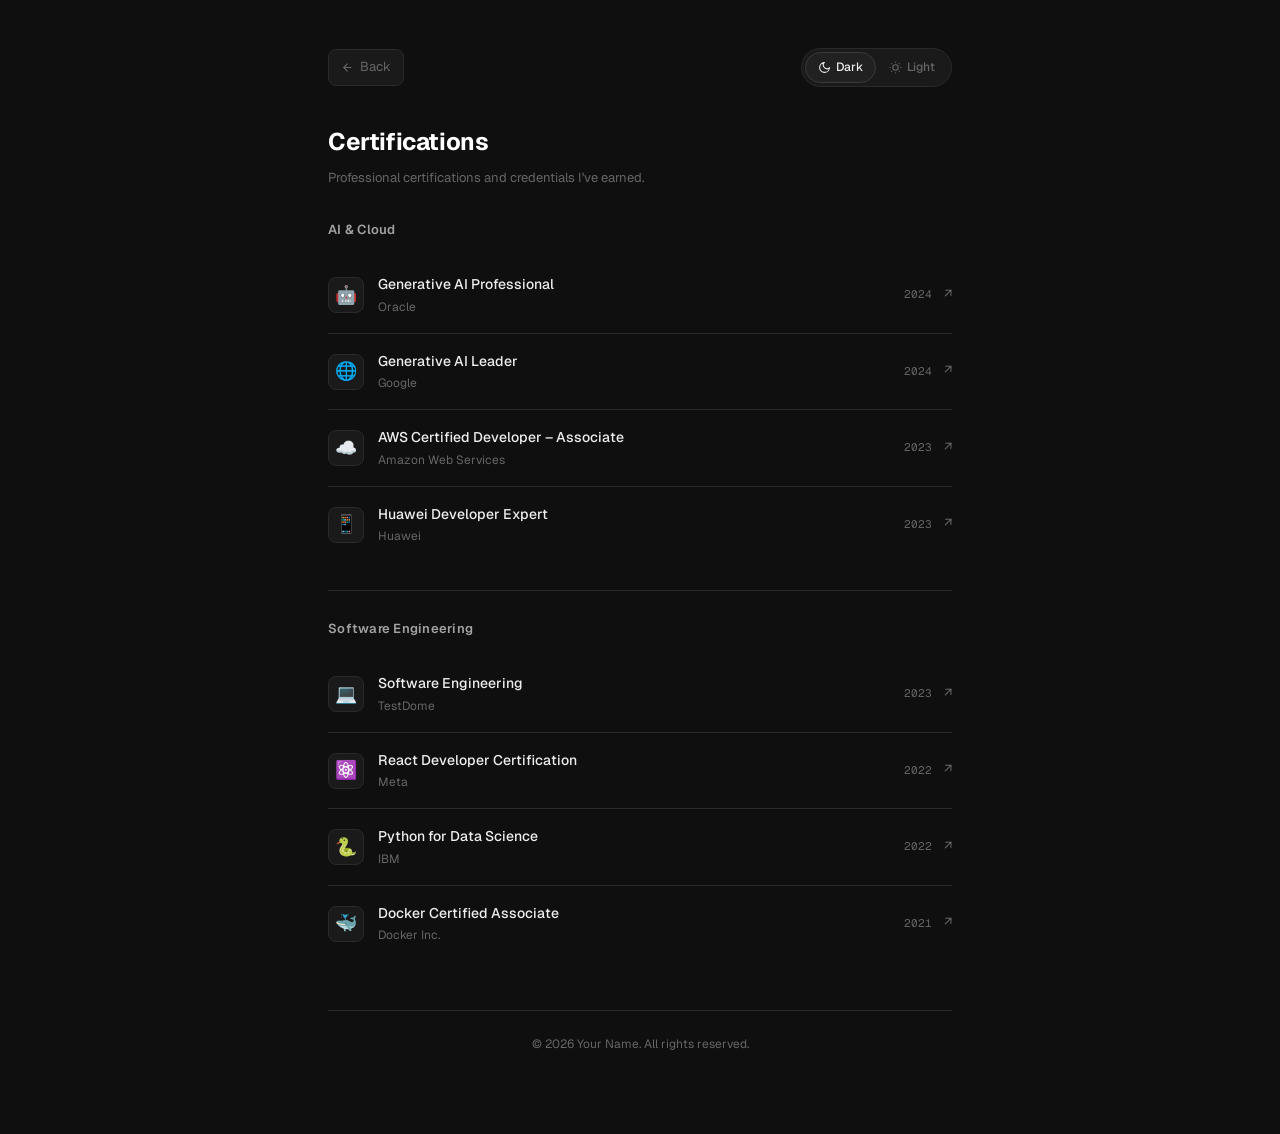
<file: certifications.html>
<!DOCTYPE html>
<html lang="en" data-theme="dark">
<head>
<meta charset="UTF-8"/>
<meta name="viewport" content="width=device-width, initial-scale=1.0"/>
<title>Certifications — Your Name</title>
<link rel="preconnect" href="https://fonts.googleapis.com">
<link href="https://fonts.googleapis.com/css2?family=Geist:wght@300;400;500;600;700&family=Geist+Mono:wght@300;400;500&display=swap" rel="stylesheet">
<style>
*,*::before,*::after{box-sizing:border-box;margin:0;padding:0}
html{scroll-behavior:smooth}
[data-theme="dark"]{--bg:#0f0f0f;--bg-card:#1a1a1a;--bg-hover:#212121;--border:#2a2a2a;--border-hl:#3a3a3a;--text:#ededed;--text-2:#a1a1a1;--text-3:#666;--white:#ffffff}
[data-theme="light"]{--bg:#f5f5f5;--bg-card:#ffffff;--bg-hover:#f0f0f0;--border:#e0e0e0;--border-hl:#c8c8c8;--text:#111111;--text-2:#555555;--text-3:#999999;--white:#111111}
body{background:var(--bg);color:var(--text);font-family:'Geist',-apple-system,BlinkMacSystemFont,sans-serif;font-size:14px;line-height:1.6;-webkit-font-smoothing:antialiased;transition:background .3s,color .3s}
a{color:inherit;text-decoration:none}
.page{max-width:672px;margin:0 auto;padding:48px 24px 80px}

.topbar{display:flex;justify-content:space-between;align-items:center;margin-bottom:36px}
.back-btn{display:inline-flex;align-items:center;gap:6px;font-size:13px;color:var(--text-3);background:var(--bg-card);border:1px solid var(--border);border-radius:8px;padding:7px 12px;transition:background .15s,border-color .15s,color .15s}
.back-btn:hover{background:var(--bg-hover);border-color:var(--border-hl);color:var(--text)}
.back-btn svg{width:13px;height:13px}
.theme-pill{display:flex;align-items:center;background:var(--bg-card);border:1px solid var(--border);border-radius:100px;padding:3px;cursor:pointer;user-select:none}
.theme-pill:hover{border-color:var(--border-hl)}
.pill-opt{display:flex;align-items:center;gap:5px;padding:5px 12px;border-radius:100px;font-size:12px;font-weight:500;color:var(--text-3);white-space:nowrap}
.pill-opt svg{width:13px;height:13px;flex-shrink:0}
[data-theme="dark"]  .pill-dark {background:var(--bg-hover);color:var(--text);border:1px solid var(--border-hl)}
[data-theme="dark"]  .pill-light{background:transparent;color:var(--text-3);border:1px solid transparent}
[data-theme="light"] .pill-light{background:var(--bg-hover);color:var(--text);border:1px solid var(--border-hl)}
[data-theme="light"] .pill-dark {background:transparent;color:var(--text-3);border:1px solid transparent}

.page-title{font-size:24px;font-weight:700;color:var(--white);letter-spacing:-0.4px;margin-bottom:6px}
.page-sub{font-size:13px;color:var(--text-3);margin-bottom:32px}
.hr{height:1px;background:var(--border);margin:28px 0}

.sec-title{font-size:13px;font-weight:600;color:var(--text-2);margin-bottom:16px;letter-spacing:.02em}

/* cert list */
.cert-list{display:flex;flex-direction:column;gap:0}
.cert-item{display:flex;align-items:center;justify-content:space-between;gap:16px;padding:16px 0;border-bottom:1px solid var(--border);text-decoration:none;transition:opacity .15s}
.cert-item:last-child{border-bottom:none}
.cert-item:hover{opacity:.75}
.cert-left{display:flex;align-items:center;gap:14px}
.cert-logo{width:36px;height:36px;border-radius:8px;background:var(--bg-card);border:1px solid var(--border);display:flex;align-items:center;justify-content:center;font-size:18px;flex-shrink:0}
.cert-name{font-size:14px;font-weight:500;color:var(--text);margin-bottom:2px}
.cert-org{font-size:12px;color:var(--text-3)}
.cert-right{display:flex;align-items:center;gap:12px;flex-shrink:0}
.cert-year{font-family:'Geist Mono',monospace;font-size:11px;color:var(--text-3)}
.cert-arr{font-size:13px;color:var(--text-3)}

.footer{margin-top:48px;padding-top:24px;border-top:1px solid var(--border);font-size:12px;color:var(--text-3);text-align:center}
</style>
</head>
<body>
<div class="page">

  <div class="topbar">
    <a href="javascript:history.back()" class="back-btn">
      <svg viewBox="0 0 24 24" fill="none" stroke="currentColor" stroke-width="2"><path d="M19 12H5M12 5l-7 7 7 7"/></svg>
      Back
    </a>
    <div class="theme-pill" onclick="switchTheme()">
      <div class="pill-opt pill-dark">
        <svg viewBox="0 0 24 24" fill="none" stroke="currentColor" stroke-width="2"><path d="M21 12.79A9 9 0 1 1 11.21 3a7 7 0 0 0 9.79 9.79z"/></svg>
        Dark
      </div>
      <div class="pill-opt pill-light">
        <svg viewBox="0 0 24 24" fill="none" stroke="currentColor" stroke-width="2"><circle cx="12" cy="12" r="5"/><line x1="12" y1="1" x2="12" y2="3"/><line x1="12" y1="21" x2="12" y2="23"/><line x1="4.22" y1="4.22" x2="5.64" y2="5.64"/><line x1="18.36" y1="18.36" x2="19.78" y2="19.78"/><line x1="1" y1="12" x2="3" y2="12"/><line x1="21" y1="12" x2="23" y2="12"/><line x1="4.22" y1="19.78" x2="5.64" y2="18.36"/><line x1="18.36" y1="5.64" x2="19.78" y2="4.22"/></svg>
        Light
      </div>
    </div>
  </div>

  <div class="page-title">Certifications</div>
  <div class="page-sub">Professional certifications and credentials I've earned.</div>

  <!-- AI & CLOUD -->
  <div class="sec-title">AI &amp; Cloud</div>
  <div class="cert-list">
    <a href="#" class="cert-item">
      <div class="cert-left">
        <div class="cert-logo">🤖</div>
        <div><div class="cert-name">Generative AI Professional</div><div class="cert-org">Oracle</div></div>
      </div>
      <div class="cert-right"><span class="cert-year">2024</span><span class="cert-arr">↗</span></div>
    </a>
    <a href="#" class="cert-item">
      <div class="cert-left">
        <div class="cert-logo">🌐</div>
        <div><div class="cert-name">Generative AI Leader</div><div class="cert-org">Google</div></div>
      </div>
      <div class="cert-right"><span class="cert-year">2024</span><span class="cert-arr">↗</span></div>
    </a>
    <a href="#" class="cert-item">
      <div class="cert-left">
        <div class="cert-logo">☁️</div>
        <div><div class="cert-name">AWS Certified Developer – Associate</div><div class="cert-org">Amazon Web Services</div></div>
      </div>
      <div class="cert-right"><span class="cert-year">2023</span><span class="cert-arr">↗</span></div>
    </a>
    <a href="#" class="cert-item">
      <div class="cert-left">
        <div class="cert-logo">📱</div>
        <div><div class="cert-name">Huawei Developer Expert</div><div class="cert-org">Huawei</div></div>
      </div>
      <div class="cert-right"><span class="cert-year">2023</span><span class="cert-arr">↗</span></div>
    </a>
  </div>

  <div class="hr"></div>

  <!-- SOFTWARE ENGINEERING -->
  <div class="sec-title">Software Engineering</div>
  <div class="cert-list">
    <a href="#" class="cert-item">
      <div class="cert-left">
        <div class="cert-logo">💻</div>
        <div><div class="cert-name">Software Engineering</div><div class="cert-org">TestDome</div></div>
      </div>
      <div class="cert-right"><span class="cert-year">2023</span><span class="cert-arr">↗</span></div>
    </a>
    <a href="#" class="cert-item">
      <div class="cert-left">
        <div class="cert-logo">⚛️</div>
        <div><div class="cert-name">React Developer Certification</div><div class="cert-org">Meta</div></div>
      </div>
      <div class="cert-right"><span class="cert-year">2022</span><span class="cert-arr">↗</span></div>
    </a>
    <a href="#" class="cert-item">
      <div class="cert-left">
        <div class="cert-logo">🐍</div>
        <div><div class="cert-name">Python for Data Science</div><div class="cert-org">IBM</div></div>
      </div>
      <div class="cert-right"><span class="cert-year">2022</span><span class="cert-arr">↗</span></div>
    </a>
    <a href="#" class="cert-item">
      <div class="cert-left">
        <div class="cert-logo">🐳</div>
        <div><div class="cert-name">Docker Certified Associate</div><div class="cert-org">Docker Inc.</div></div>
      </div>
      <div class="cert-right"><span class="cert-year">2021</span><span class="cert-arr">↗</span></div>
    </a>
  </div>

  <div class="footer">© 2026 Your Name. All rights reserved.</div>
</div>
<script>
  const html = document.documentElement;
  const saved = localStorage.getItem('theme') || 'dark';
  html.setAttribute('data-theme', saved);
  function switchTheme() {
    const next = html.getAttribute('data-theme') === 'dark' ? 'light' : 'dark';
    html.setAttribute('data-theme', next);
    localStorage.setItem('theme', next);
  }
  window.switchTheme = switchTheme;
</script>
</body>
</html>
</file>
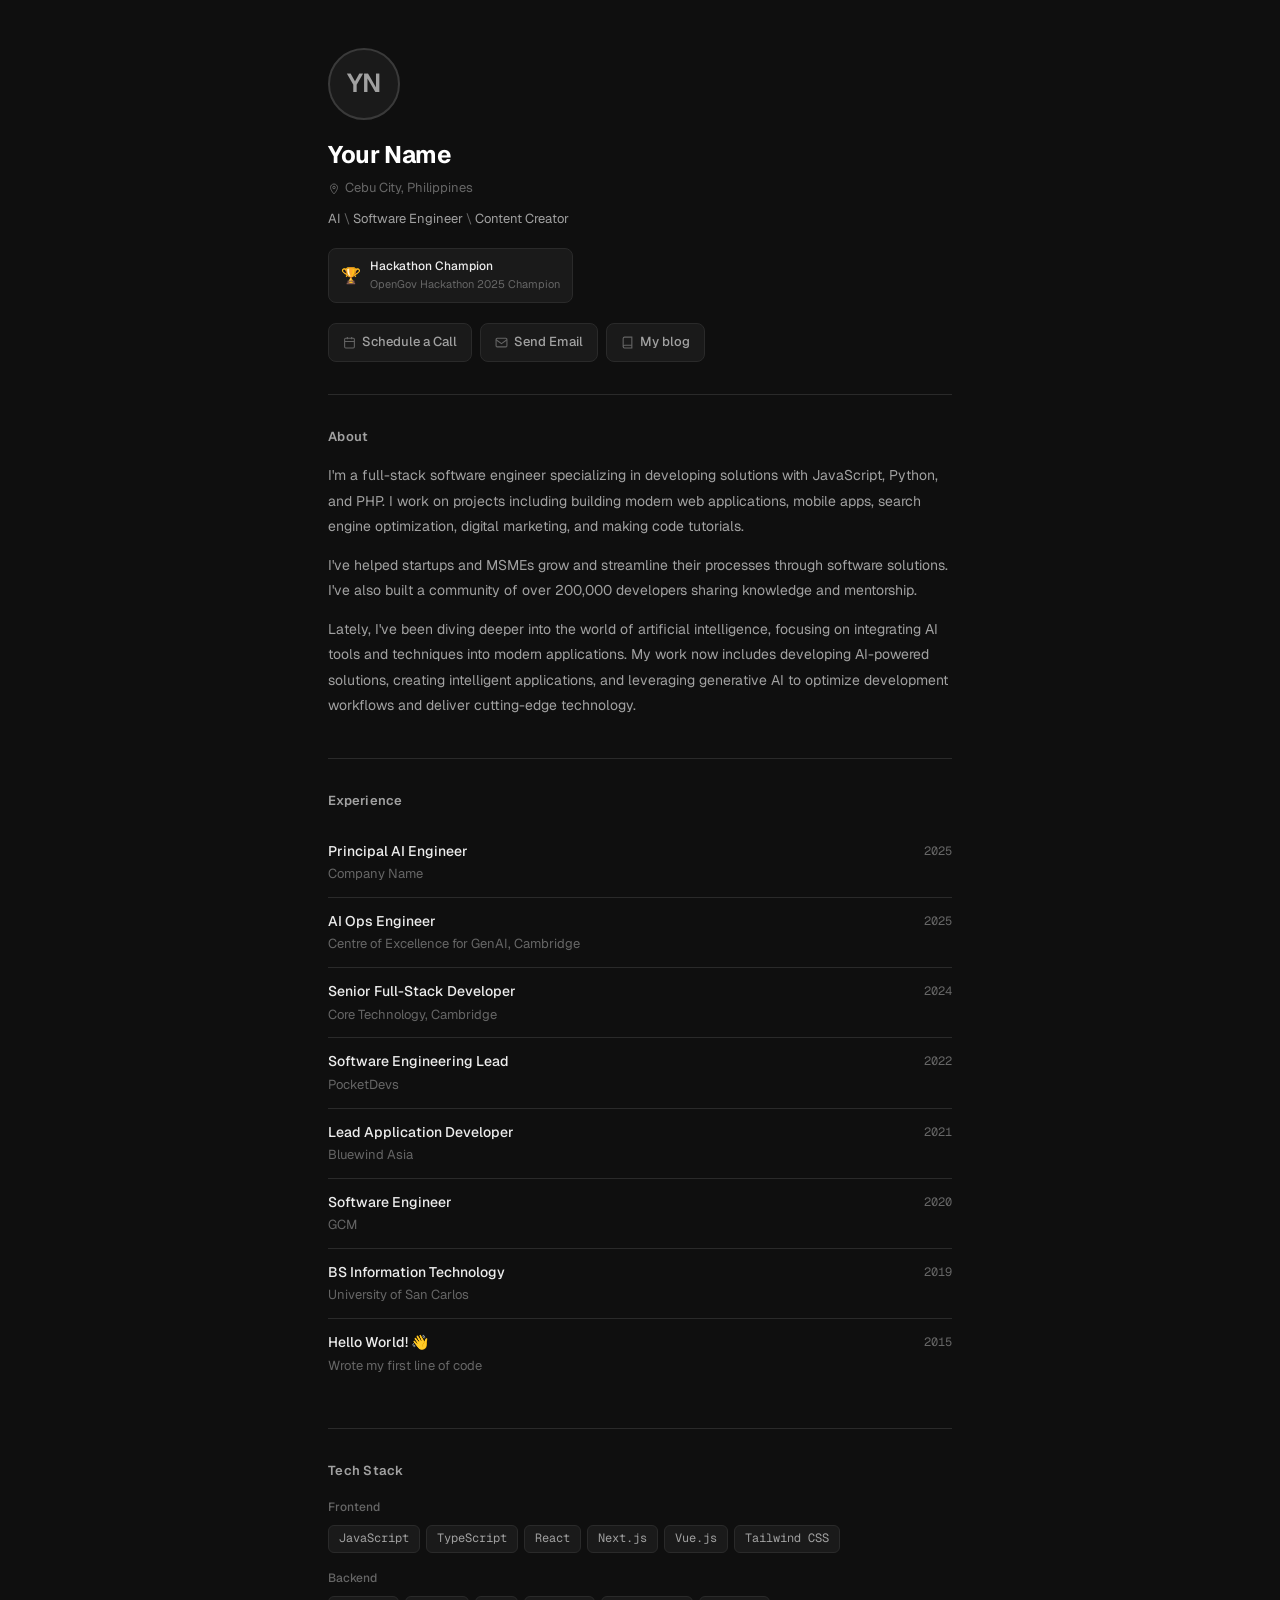
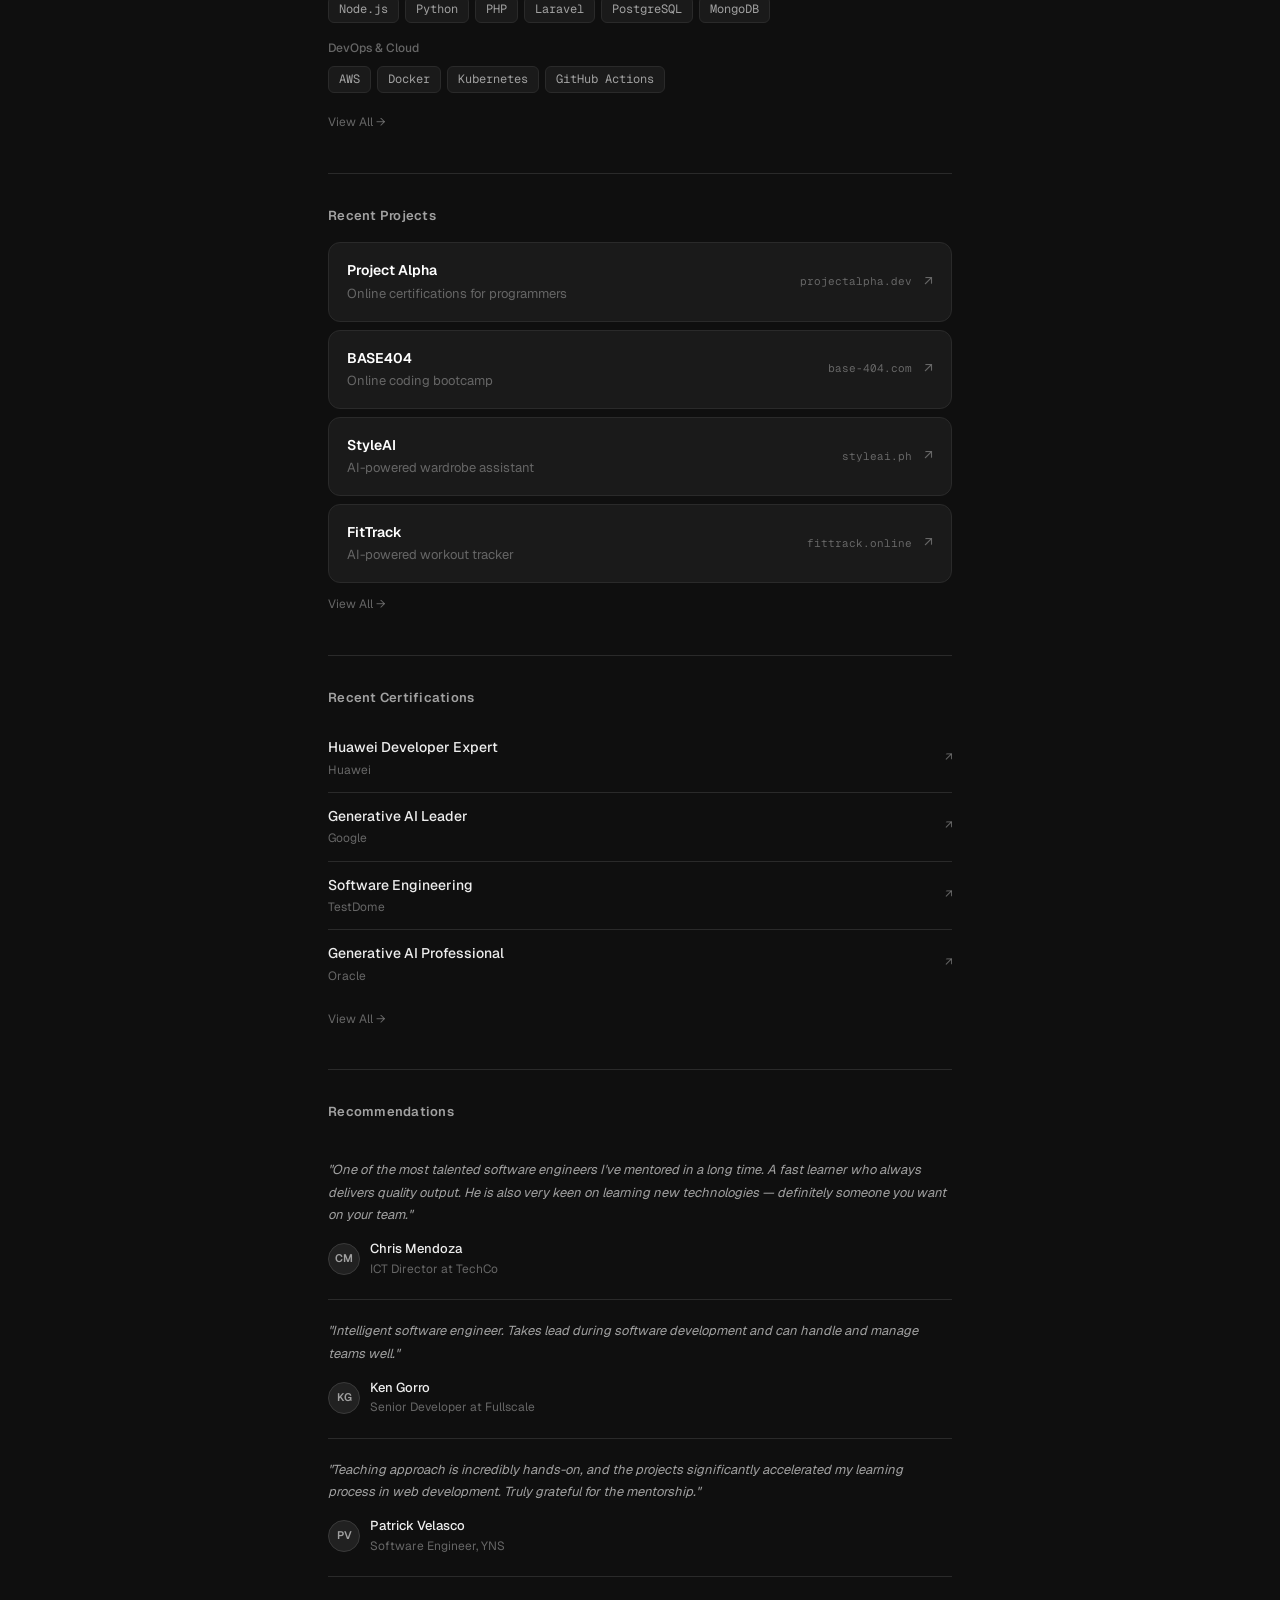
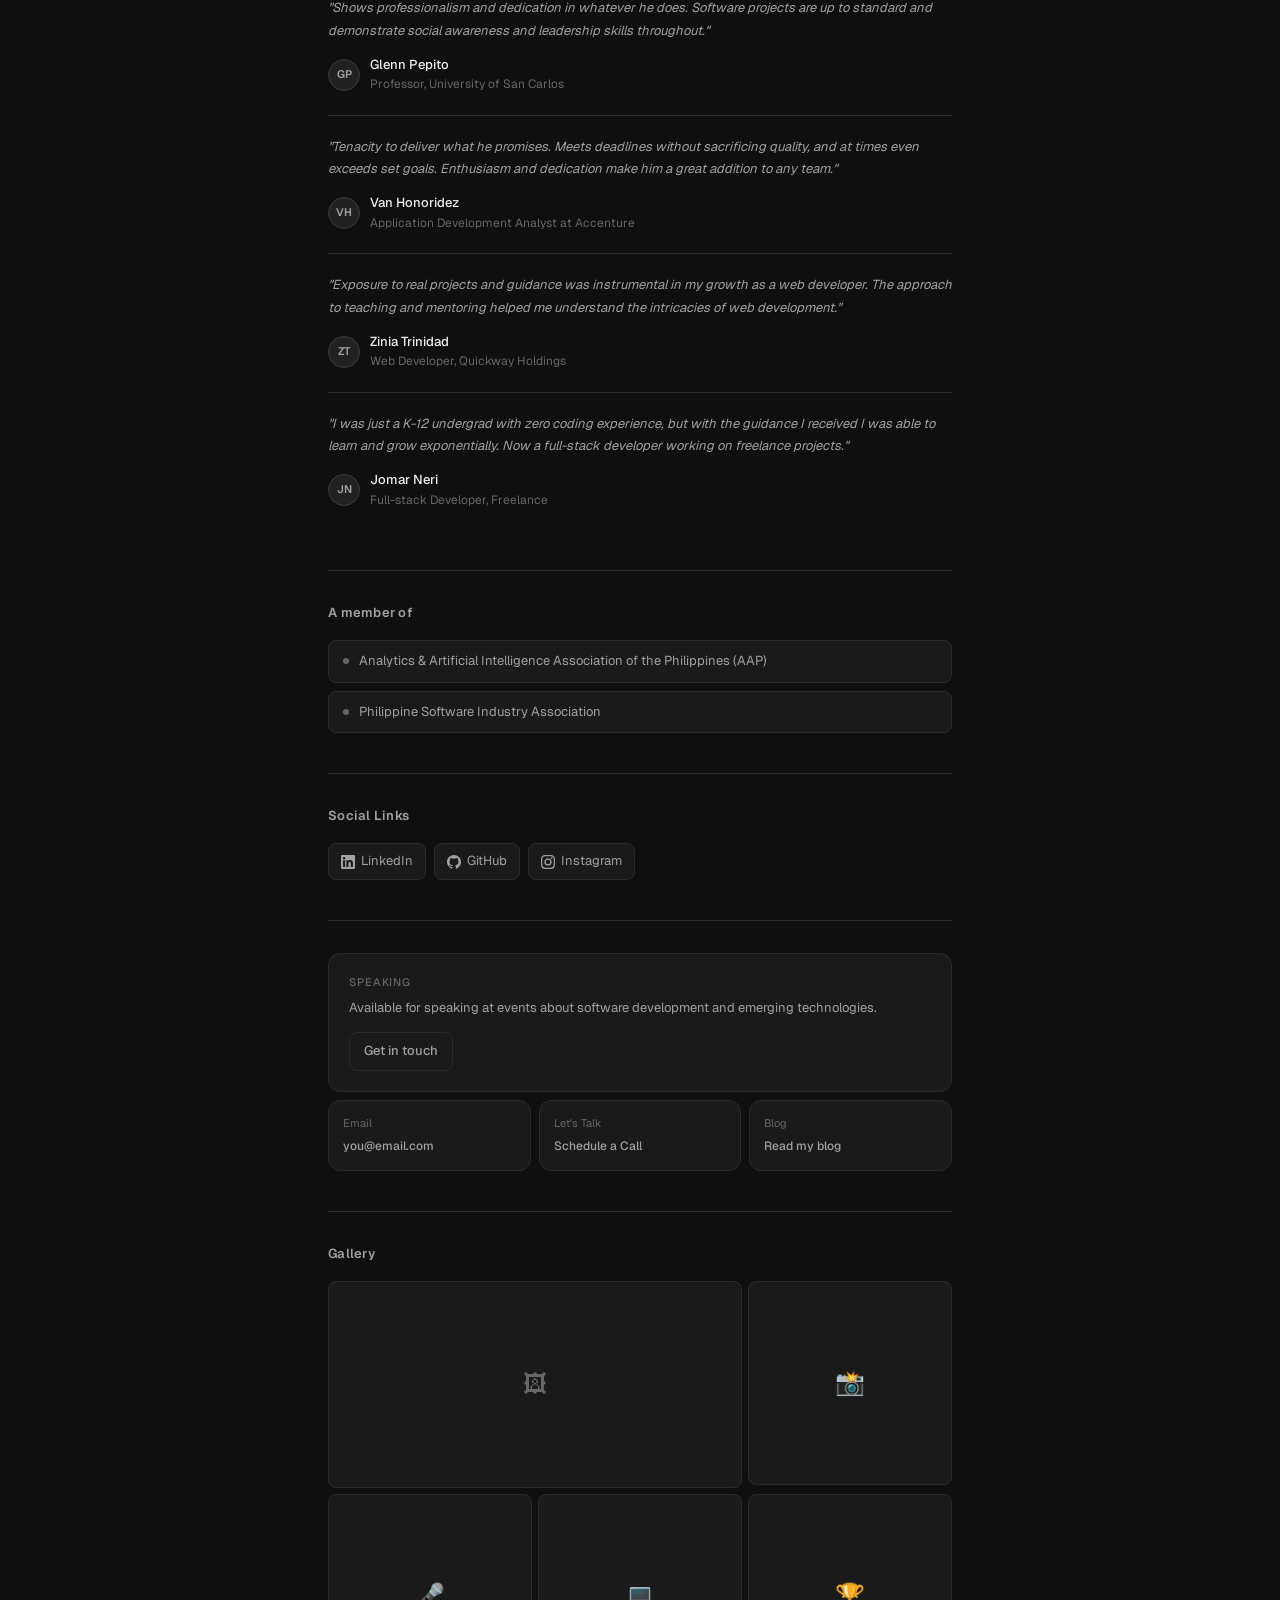
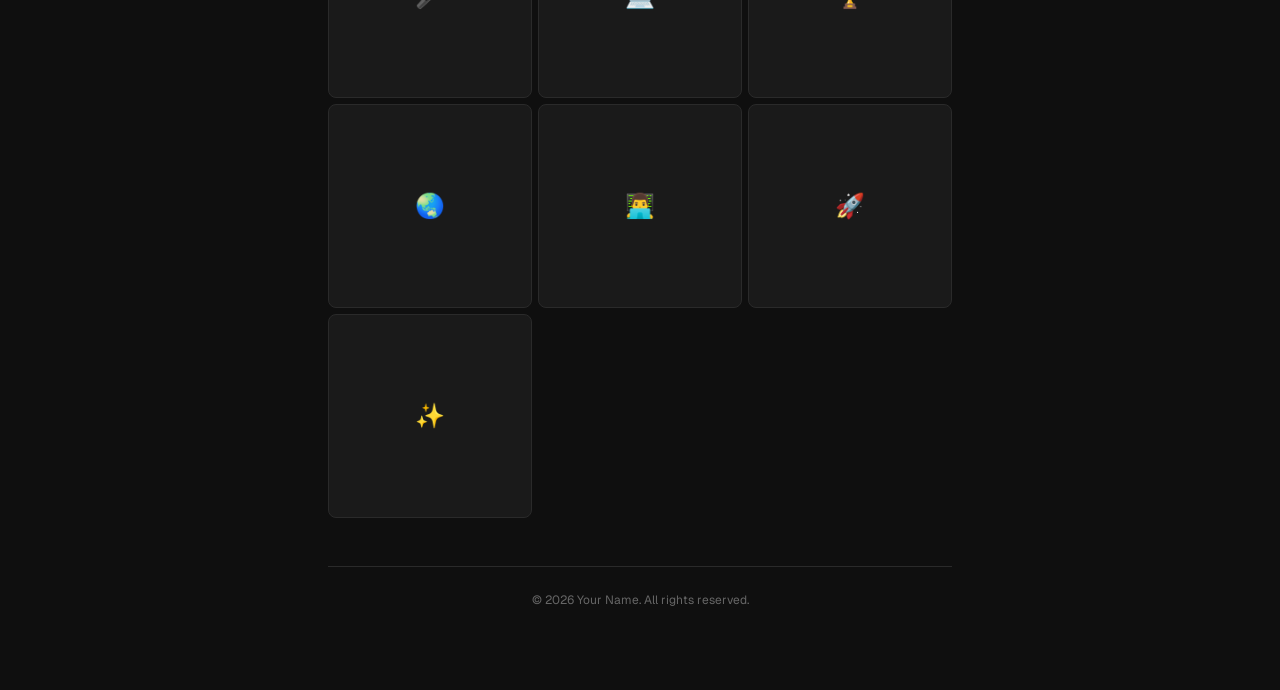
<file: index1.html>
<!DOCTYPE html>
<html lang="en">
<head>
<meta charset="UTF-8"/>
<meta name="viewport" content="width=device-width, initial-scale=1.0"/>
<title>Your Name — Software Engineer</title>
<link rel="preconnect" href="https://fonts.googleapis.com">
<link href="https://fonts.googleapis.com/css2?family=Geist:wght@300;400;500;600;700&family=Geist+Mono:wght@300;400;500&display=swap" rel="stylesheet">
<style>
*,*::before,*::after{box-sizing:border-box;margin:0;padding:0}
html{scroll-behavior:smooth}
:root{
  --bg:#0f0f0f;
  --bg-card:#1a1a1a;
  --bg-hover:#212121;
  --border:#2a2a2a;
  --border-hl:#3a3a3a;
  --text:#ededed;
  --text-2:#a1a1a1;
  --text-3:#666;
  --white:#ffffff;
  --r:8px;
  --r-md:12px;
  --r-lg:16px;
  --max:672px;
  --font:'Geist',-apple-system,BlinkMacSystemFont,sans-serif;
  --mono:'Geist Mono','SF Mono',monospace;
}
body{background:var(--bg);color:var(--text);font-family:var(--font);font-size:14px;line-height:1.6;-webkit-font-smoothing:antialiased}
a{color:inherit;text-decoration:none}
img{display:block;max-width:100%}

.page{max-width:var(--max);margin:0 auto;padding:48px 24px 80px}

/* PROFILE */
.avatar{width:72px;height:72px;border-radius:50%;background:var(--bg-card);border:2px solid var(--border-hl);display:flex;align-items:center;justify-content:center;font-size:26px;font-weight:600;color:var(--text-2);margin-bottom:16px;overflow:hidden}
.name{font-size:24px;font-weight:700;color:var(--white);letter-spacing:-0.4px;margin-bottom:4px}
.location{font-size:13px;color:var(--text-3);display:flex;align-items:center;gap:5px;margin-bottom:10px}
.roles{font-size:13px;color:var(--text-2);margin-bottom:18px}
.roles span+span::before{content:' \\ ';color:var(--text-3)}

.award{display:inline-flex;align-items:center;gap:9px;background:var(--bg-card);border:1px solid var(--border);border-radius:var(--r);padding:8px 12px;margin-bottom:20px;transition:border-color .15s}
.award:hover{border-color:var(--border-hl)}
.award-body{display:flex;flex-direction:column}
.award-title{font-size:12px;font-weight:500;color:var(--text)}
.award-sub{font-size:11px;color:var(--text-3)}

.cta{display:flex;gap:8px;flex-wrap:wrap}
.btn{display:inline-flex;align-items:center;gap:6px;padding:8px 14px;border-radius:var(--r);font-size:13px;font-weight:500;font-family:var(--font);background:var(--bg-card);border:1px solid var(--border);color:var(--text-2);cursor:pointer;transition:background .15s,border-color .15s,color .15s}
.btn:hover{background:var(--bg-hover);border-color:var(--border-hl);color:var(--text)}
.btn svg{width:13px;height:13px;opacity:.55;flex-shrink:0}

.hr{height:1px;background:var(--border);margin:32px 0}

.sec{margin-bottom:40px}
.sec-title{font-size:13px;font-weight:600;color:var(--text-2);letter-spacing:.02em;margin-bottom:16px}

/* ABOUT */
.about{font-size:14px;color:var(--text-2);line-height:1.8}
.about p+p{margin-top:14px}

/* TIMELINE */
.tl-item{display:grid;grid-template-columns:1fr auto;gap:8px;align-items:start;padding:12px 0;border-bottom:1px solid var(--border)}
.tl-item:last-child{border-bottom:none}
.tl-role{font-size:14px;font-weight:500;color:var(--text)}
.tl-company{font-size:13px;color:var(--text-3);margin-top:2px}
.tl-year{font-family:var(--mono);font-size:12px;color:var(--text-3);white-space:nowrap;padding-top:2px}

/* TECH STACK */
.stack-label{font-size:12px;color:var(--text-3);font-weight:500;margin-bottom:8px}
.tags{display:flex;flex-wrap:wrap;gap:6px;margin-bottom:16px}
.tag{font-size:12px;font-family:var(--mono);color:var(--text-2);background:var(--bg-card);border:1px solid var(--border);border-radius:6px;padding:3px 10px;transition:border-color .15s,color .15s}
.tag:hover{border-color:var(--border-hl);color:var(--text)}
.view-all{display:inline-flex;align-items:center;gap:4px;font-size:12px;color:var(--text-3);margin-top:4px;transition:color .15s}
.view-all:hover{color:var(--text-2)}

/* PROJECTS */
.proj-list{display:flex;flex-direction:column;gap:8px}
.proj{display:flex;align-items:center;justify-content:space-between;gap:12px;background:var(--bg-card);border:1px solid var(--border);border-radius:var(--r-md);padding:16px 18px;transition:background .15s,border-color .15s}
.proj:hover{background:var(--bg-hover);border-color:var(--border-hl)}
.proj-info{flex:1;min-width:0}
.proj-name{font-size:14px;font-weight:600;color:var(--white);margin-bottom:2px}
.proj-desc{font-size:13px;color:var(--text-3)}
.proj-url{font-family:var(--mono);font-size:11px;color:var(--text-3);flex-shrink:0}
.proj-arr{color:var(--text-3);font-size:14px;flex-shrink:0}

/* CERTS */
.cert-item{display:flex;align-items:center;justify-content:space-between;padding:12px 0;border-bottom:1px solid var(--border);transition:opacity .15s}
.cert-item:last-child{border-bottom:none}
.cert-item:hover{opacity:.7}
.cert-name{font-size:14px;font-weight:500;color:var(--text)}
.cert-issuer{font-size:12px;color:var(--text-3);margin-top:2px}
.cert-arr{font-size:12px;color:var(--text-3)}

/* RECOS */
.reco{padding:20px 0;border-bottom:1px solid var(--border)}
.reco:last-child{border-bottom:none}
.reco-q{font-size:13px;color:var(--text-2);line-height:1.75;font-style:italic;margin-bottom:12px}
.reco-p{display:flex;align-items:center;gap:10px}
.reco-av{width:32px;height:32px;border-radius:50%;background:var(--bg-hover);border:1px solid var(--border-hl);display:flex;align-items:center;justify-content:center;font-size:11px;font-weight:600;color:var(--text-2);flex-shrink:0}
.reco-name{font-size:13px;font-weight:500;color:var(--text)}
.reco-role{font-size:12px;color:var(--text-3)}

/* MEMBERSHIPS */
.mem-item{display:flex;align-items:center;gap:10px;font-size:13px;color:var(--text-2);padding:10px 14px;background:var(--bg-card);border:1px solid var(--border);border-radius:var(--r);margin-bottom:8px;transition:border-color .15s}
.mem-item:hover{border-color:var(--border-hl)}
.mem-dot{width:6px;height:6px;border-radius:50%;background:var(--text-3);flex-shrink:0}

/* SOCIAL */
.social-row{display:flex;gap:8px;flex-wrap:wrap}
.soc{display:inline-flex;align-items:center;gap:6px;font-size:13px;color:var(--text-2);background:var(--bg-card);border:1px solid var(--border);border-radius:var(--r);padding:7px 12px;transition:background .15s,border-color .15s,color .15s}
.soc:hover{background:var(--bg-hover);border-color:var(--border-hl);color:var(--text)}
.soc svg{width:14px;height:14px}

/* SPEAKING */
.speak-card{background:var(--bg-card);border:1px solid var(--border);border-radius:var(--r-md);padding:20px;margin-bottom:8px}
.speak-lbl{font-size:11px;text-transform:uppercase;letter-spacing:.08em;color:var(--text-3);font-weight:500;margin-bottom:6px}
.speak-txt{font-size:13px;color:var(--text-2);margin-bottom:14px}

.contact-row{display:grid;grid-template-columns:repeat(3,1fr);gap:8px}
.cc{display:flex;flex-direction:column;background:var(--bg-card);border:1px solid var(--border);border-radius:var(--r-md);padding:14px;transition:background .15s,border-color .15s}
.cc:hover{background:var(--bg-hover);border-color:var(--border-hl)}
.cc-lbl{font-size:11px;color:var(--text-3);margin-bottom:4px}
.cc-val{font-size:12px;color:var(--text-2);font-weight:500}

/* GALLERY */
.gallery{display:grid;grid-template-columns:repeat(3,1fr);gap:6px;margin-top:12px}
.gi{aspect-ratio:1;border-radius:var(--r);background:var(--bg-card);border:1px solid var(--border);overflow:hidden;display:flex;align-items:center;justify-content:center;color:var(--text-3);font-size:24px}
.gi:nth-child(1){grid-column:span 2;aspect-ratio:2/1}

/* FOOTER */
.footer{margin-top:48px;padding-top:24px;border-top:1px solid var(--border);font-size:12px;color:var(--text-3);text-align:center}

@media(max-width:520px){
  .contact-row{grid-template-columns:1fr 1fr}
  .gallery{grid-template-columns:repeat(2,1fr)}
  .gi:nth-child(1){grid-column:span 2}
}
</style>
</head>
<body>
<div class="page">

<!-- PROFILE -->
<div style="margin-bottom:32px">
  <div class="avatar">YN</div>
  <div class="name">Your Name</div>
  <div class="location">
    <svg width="12" height="12" fill="none" stroke="currentColor" stroke-width="2" viewBox="0 0 24 24"><path d="M12 2C8.13 2 5 5.13 5 9c0 5.25 7 13 7 13s7-7.75 7-13c0-3.87-3.13-7-7-7z"/><circle cx="12" cy="9" r="2.5"/></svg>
    Cebu City, Philippines
  </div>
  <div class="roles"><span>AI</span><span>Software Engineer</span><span>Content Creator</span></div>
  <a href="#" class="award">
    <span style="font-size:16px">🏆</span>
    <div class="award-body">
      <span class="award-title">Hackathon Champion</span>
      <span class="award-sub">OpenGov Hackathon 2025 Champion</span>
    </div>
  </a>
  <div class="cta">
    <a href="#" class="btn">
      <svg viewBox="0 0 24 24" fill="none" stroke="currentColor" stroke-width="2"><rect x="3" y="4" width="18" height="18" rx="2"/><path d="M16 2v4M8 2v4M3 10h18"/></svg>
      Schedule a Call
    </a>
    <a href="mailto:you@email.com" class="btn">
      <svg viewBox="0 0 24 24" fill="none" stroke="currentColor" stroke-width="2"><rect x="2" y="4" width="20" height="16" rx="2"/><path d="m2 7 10 7 10-7"/></svg>
      Send Email
    </a>
    <a href="#" class="btn">
      <svg viewBox="0 0 24 24" fill="none" stroke="currentColor" stroke-width="2"><path d="M4 19.5A2.5 2.5 0 0 1 6.5 17H20"/><path d="M6.5 2H20v20H6.5A2.5 2.5 0 0 1 4 19.5v-15A2.5 2.5 0 0 1 6.5 2z"/></svg>
      My blog
    </a>
  </div>
</div>

<div class="hr"></div>

<!-- ABOUT -->
<div class="sec">
  <div class="sec-title">About</div>
  <div class="about">
    <p>I'm a full-stack software engineer specializing in developing solutions with JavaScript, Python, and PHP. I work on projects including building modern web applications, mobile apps, search engine optimization, digital marketing, and making code tutorials.</p>
    <p>I've helped startups and MSMEs grow and streamline their processes through software solutions. I've also built a community of over 200,000 developers sharing knowledge and mentorship.</p>
    <p>Lately, I've been diving deeper into the world of artificial intelligence, focusing on integrating AI tools and techniques into modern applications. My work now includes developing AI-powered solutions, creating intelligent applications, and leveraging generative AI to optimize development workflows and deliver cutting-edge technology.</p>
  </div>
</div>

<div class="hr"></div>

<!-- EXPERIENCE -->
<div class="sec">
  <div class="sec-title">Experience</div>
  <div>
    <div class="tl-item"><div><div class="tl-role">Principal AI Engineer</div><div class="tl-company">Company Name</div></div><div class="tl-year">2025</div></div>
    <div class="tl-item"><div><div class="tl-role">AI Ops Engineer</div><div class="tl-company">Centre of Excellence for GenAI, Cambridge</div></div><div class="tl-year">2025</div></div>
    <div class="tl-item"><div><div class="tl-role">Senior Full-Stack Developer</div><div class="tl-company">Core Technology, Cambridge</div></div><div class="tl-year">2024</div></div>
    <div class="tl-item"><div><div class="tl-role">Software Engineering Lead</div><div class="tl-company">PocketDevs</div></div><div class="tl-year">2022</div></div>
    <div class="tl-item"><div><div class="tl-role">Lead Application Developer</div><div class="tl-company">Bluewind Asia</div></div><div class="tl-year">2021</div></div>
    <div class="tl-item"><div><div class="tl-role">Software Engineer</div><div class="tl-company">GCM</div></div><div class="tl-year">2020</div></div>
    <div class="tl-item"><div><div class="tl-role">BS Information Technology</div><div class="tl-company">University of San Carlos</div></div><div class="tl-year">2019</div></div>
    <div class="tl-item"><div><div class="tl-role">Hello World! 👋</div><div class="tl-company">Wrote my first line of code</div></div><div class="tl-year">2015</div></div>
  </div>
</div>

<div class="hr"></div>

<!-- TECH STACK -->
<div class="sec">
  <div class="sec-title">Tech Stack</div>
  <div class="stack-label">Frontend</div>
  <div class="tags">
    <span class="tag">JavaScript</span><span class="tag">TypeScript</span><span class="tag">React</span><span class="tag">Next.js</span><span class="tag">Vue.js</span><span class="tag">Tailwind CSS</span>
  </div>
  <div class="stack-label">Backend</div>
  <div class="tags">
    <span class="tag">Node.js</span><span class="tag">Python</span><span class="tag">PHP</span><span class="tag">Laravel</span><span class="tag">PostgreSQL</span><span class="tag">MongoDB</span>
  </div>
  <div class="stack-label">DevOps &amp; Cloud</div>
  <div class="tags">
    <span class="tag">AWS</span><span class="tag">Docker</span><span class="tag">Kubernetes</span><span class="tag">GitHub Actions</span>
  </div>
  <a href="#" class="view-all">View All →</a>
</div>

<div class="hr"></div>

<!-- PROJECTS -->
<div class="sec">
  <div class="sec-title">Recent Projects</div>
  <div class="proj-list">
    <a href="#" class="proj"><div class="proj-info"><div class="proj-name">Project Alpha</div><div class="proj-desc">Online certifications for programmers</div></div><div class="proj-url">projectalpha.dev</div><div class="proj-arr">↗</div></a>
    <a href="#" class="proj"><div class="proj-info"><div class="proj-name">BASE404</div><div class="proj-desc">Online coding bootcamp</div></div><div class="proj-url">base-404.com</div><div class="proj-arr">↗</div></a>
    <a href="#" class="proj"><div class="proj-info"><div class="proj-name">StyleAI</div><div class="proj-desc">AI-powered wardrobe assistant</div></div><div class="proj-url">styleai.ph</div><div class="proj-arr">↗</div></a>
    <a href="#" class="proj"><div class="proj-info"><div class="proj-name">FitTrack</div><div class="proj-desc">AI-powered workout tracker</div></div><div class="proj-url">fittrack.online</div><div class="proj-arr">↗</div></a>
  </div>
  <a href="#" class="view-all" style="margin-top:12px;display:inline-flex">View All →</a>
</div>

<div class="hr"></div>

<!-- CERTIFICATIONS -->
<div class="sec">
  <div class="sec-title">Recent Certifications</div>
  <div>
    <a href="#" class="cert-item"><div><div class="cert-name">Huawei Developer Expert</div><div class="cert-issuer">Huawei</div></div><span class="cert-arr">↗</span></a>
    <a href="#" class="cert-item"><div><div class="cert-name">Generative AI Leader</div><div class="cert-issuer">Google</div></div><span class="cert-arr">↗</span></a>
    <a href="#" class="cert-item"><div><div class="cert-name">Software Engineering</div><div class="cert-issuer">TestDome</div></div><span class="cert-arr">↗</span></a>
    <a href="#" class="cert-item"><div><div class="cert-name">Generative AI Professional</div><div class="cert-issuer">Oracle</div></div><span class="cert-arr">↗</span></a>
  </div>
  <a href="#" class="view-all" style="margin-top:12px;display:inline-flex">View All →</a>
</div>

<div class="hr"></div>

<!-- RECOMMENDATIONS -->
<div class="sec">
  <div class="sec-title">Recommendations</div>
  <div>
    <div class="reco"><div class="reco-q">"One of the most talented software engineers I've mentored in a long time. A fast learner who always delivers quality output. He is also very keen on learning new technologies — definitely someone you want on your team."</div><div class="reco-p"><div class="reco-av">CM</div><div><div class="reco-name">Chris Mendoza</div><div class="reco-role">ICT Director at TechCo</div></div></div></div>
    <div class="reco"><div class="reco-q">"Intelligent software engineer. Takes lead during software development and can handle and manage teams well."</div><div class="reco-p"><div class="reco-av">KG</div><div><div class="reco-name">Ken Gorro</div><div class="reco-role">Senior Developer at Fullscale</div></div></div></div>
    <div class="reco"><div class="reco-q">"Teaching approach is incredibly hands-on, and the projects significantly accelerated my learning process in web development. Truly grateful for the mentorship."</div><div class="reco-p"><div class="reco-av">PV</div><div><div class="reco-name">Patrick Velasco</div><div class="reco-role">Software Engineer, YNS</div></div></div></div>
    <div class="reco"><div class="reco-q">"Shows professionalism and dedication in whatever he does. Software projects are up to standard and demonstrate social awareness and leadership skills throughout."</div><div class="reco-p"><div class="reco-av">GP</div><div><div class="reco-name">Glenn Pepito</div><div class="reco-role">Professor, University of San Carlos</div></div></div></div>
    <div class="reco"><div class="reco-q">"Tenacity to deliver what he promises. Meets deadlines without sacrificing quality, and at times even exceeds set goals. Enthusiasm and dedication make him a great addition to any team."</div><div class="reco-p"><div class="reco-av">VH</div><div><div class="reco-name">Van Honoridez</div><div class="reco-role">Application Development Analyst at Accenture</div></div></div></div>
    <div class="reco"><div class="reco-q">"Exposure to real projects and guidance was instrumental in my growth as a web developer. The approach to teaching and mentoring helped me understand the intricacies of web development."</div><div class="reco-p"><div class="reco-av">ZT</div><div><div class="reco-name">Zinia Trinidad</div><div class="reco-role">Web Developer, Quickway Holdings</div></div></div></div>
    <div class="reco"><div class="reco-q">"I was just a K-12 undergrad with zero coding experience, but with the guidance I received I was able to learn and grow exponentially. Now a full-stack developer working on freelance projects."</div><div class="reco-p"><div class="reco-av">JN</div><div><div class="reco-name">Jomar Neri</div><div class="reco-role">Full-stack Developer, Freelance</div></div></div></div>
  </div>
</div>

<div class="hr"></div>

<!-- MEMBERSHIPS -->
<div class="sec">
  <div class="sec-title">A member of</div>
  <a href="#" class="mem-item"><span class="mem-dot"></span>Analytics &amp; Artificial Intelligence Association of the Philippines (AAP)</a>
  <a href="#" class="mem-item"><span class="mem-dot"></span>Philippine Software Industry Association</a>
</div>

<div class="hr"></div>

<!-- SOCIAL -->
<div class="sec">
  <div class="sec-title">Social Links</div>
  <div class="social-row">
    <a href="#" class="soc">
      <svg fill="currentColor" viewBox="0 0 24 24"><path d="M20.447 20.452h-3.554v-5.569c0-1.328-.027-3.037-1.852-3.037-1.853 0-2.136 1.445-2.136 2.939v5.667H9.351V9h3.414v1.561h.046c.477-.9 1.637-1.85 3.37-1.85 3.601 0 4.267 2.37 4.267 5.455v6.286zM5.337 7.433a2.062 2.062 0 01-2.063-2.065 2.064 2.064 0 112.063 2.065zm1.782 13.019H3.555V9h3.564v11.452zM22.225 0H1.771C.792 0 0 .774 0 1.729v20.542C0 23.227.792 24 1.771 24h20.451C23.2 24 24 23.227 24 22.271V1.729C24 .774 23.2 0 22.222 0h.003z"/></svg>
      LinkedIn
    </a>
    <a href="#" class="soc">
      <svg fill="currentColor" viewBox="0 0 24 24"><path d="M12 0C5.374 0 0 5.373 0 12c0 5.302 3.438 9.8 8.207 11.387.599.111.793-.261.793-.577v-2.234c-3.338.726-4.033-1.416-4.033-1.416-.546-1.387-1.333-1.756-1.333-1.756-1.089-.745.083-.729.083-.729 1.205.084 1.839 1.237 1.839 1.237 1.07 1.834 2.807 1.304 3.492.997.107-.775.418-1.305.762-1.604-2.665-.305-5.467-1.334-5.467-5.931 0-1.311.469-2.381 1.236-3.221-.124-.303-.535-1.524.117-3.176 0 0 1.008-.322 3.301 1.23A11.509 11.509 0 0112 5.803c1.02.005 2.047.138 3.006.404 2.291-1.552 3.297-1.23 3.297-1.23.653 1.653.242 2.874.118 3.176.77.84 1.235 1.911 1.235 3.221 0 4.609-2.807 5.624-5.479 5.921.43.372.823 1.102.823 2.222v3.293c0 .319.192.694.801.576C20.566 21.797 24 17.3 24 12c0-6.627-5.373-12-12-12z"/></svg>
      GitHub
    </a>
    <a href="#" class="soc">
      <svg fill="currentColor" viewBox="0 0 24 24"><path d="M12 2.163c3.204 0 3.584.012 4.85.07 3.252.148 4.771 1.691 4.919 4.919.058 1.265.069 1.645.069 4.849 0 3.205-.012 3.584-.069 4.849-.149 3.225-1.664 4.771-4.919 4.919-1.266.058-1.644.07-4.85.07-3.204 0-3.584-.012-4.849-.07-3.26-.149-4.771-1.699-4.919-4.92-.058-1.265-.07-1.644-.07-4.849 0-3.204.013-3.583.07-4.849.149-3.227 1.664-4.771 4.919-4.919 1.266-.057 1.645-.069 4.849-.069zM12 0C8.741 0 8.333.014 7.053.072 2.695.272.273 2.69.073 7.052.014 8.333 0 8.741 0 12c0 3.259.014 3.668.072 4.948.2 4.358 2.618 6.78 6.98 6.98C8.333 23.986 8.741 24 12 24c3.259 0 3.668-.014 4.948-.072 4.354-.2 6.782-2.618 6.979-6.98.059-1.28.073-1.689.073-4.948 0-3.259-.014-3.667-.072-4.947-.196-4.354-2.617-6.78-6.979-6.98C15.668.014 15.259 0 12 0zm0 5.838a6.162 6.162 0 100 12.324 6.162 6.162 0 000-12.324zM12 16a4 4 0 110-8 4 4 0 010 8zm6.406-11.845a1.44 1.44 0 100 2.881 1.44 1.44 0 000-2.881z"/></svg>
      Instagram
    </a>
  </div>
</div>

<div class="hr"></div>

<!-- SPEAKING + CONTACT -->
<div class="sec">
  <div class="speak-card">
    <div class="speak-lbl">Speaking</div>
    <div class="speak-txt">Available for speaking at events about software development and emerging technologies.</div>
    <a href="mailto:you@email.com" class="btn" style="width:fit-content">Get in touch</a>
  </div>
  <div class="contact-row">
    <a href="mailto:you@email.com" class="cc"><div class="cc-lbl">Email</div><div class="cc-val">you@email.com</div></a>
    <a href="#" class="cc"><div class="cc-lbl">Let's Talk</div><div class="cc-val">Schedule a Call</div></a>
    <a href="#" class="cc"><div class="cc-lbl">Blog</div><div class="cc-val">Read my blog</div></a>
  </div>
</div>

<div class="hr"></div>

<!-- GALLERY -->
<div class="sec">
  <div class="sec-title">Gallery</div>
  <div class="gallery">
    <div class="gi">🖼</div>
    <div class="gi">📸</div>
    <div class="gi">🎤</div>
    <div class="gi">💻</div>
    <div class="gi">🏆</div>
    <div class="gi">🌏</div>
    <div class="gi">👨‍💻</div>
    <div class="gi">🚀</div>
    <div class="gi">✨</div>
  </div>
</div>

<div class="footer">© 2026 Your Name. All rights reserved.</div>

</div>
</body>
</html>
</file>
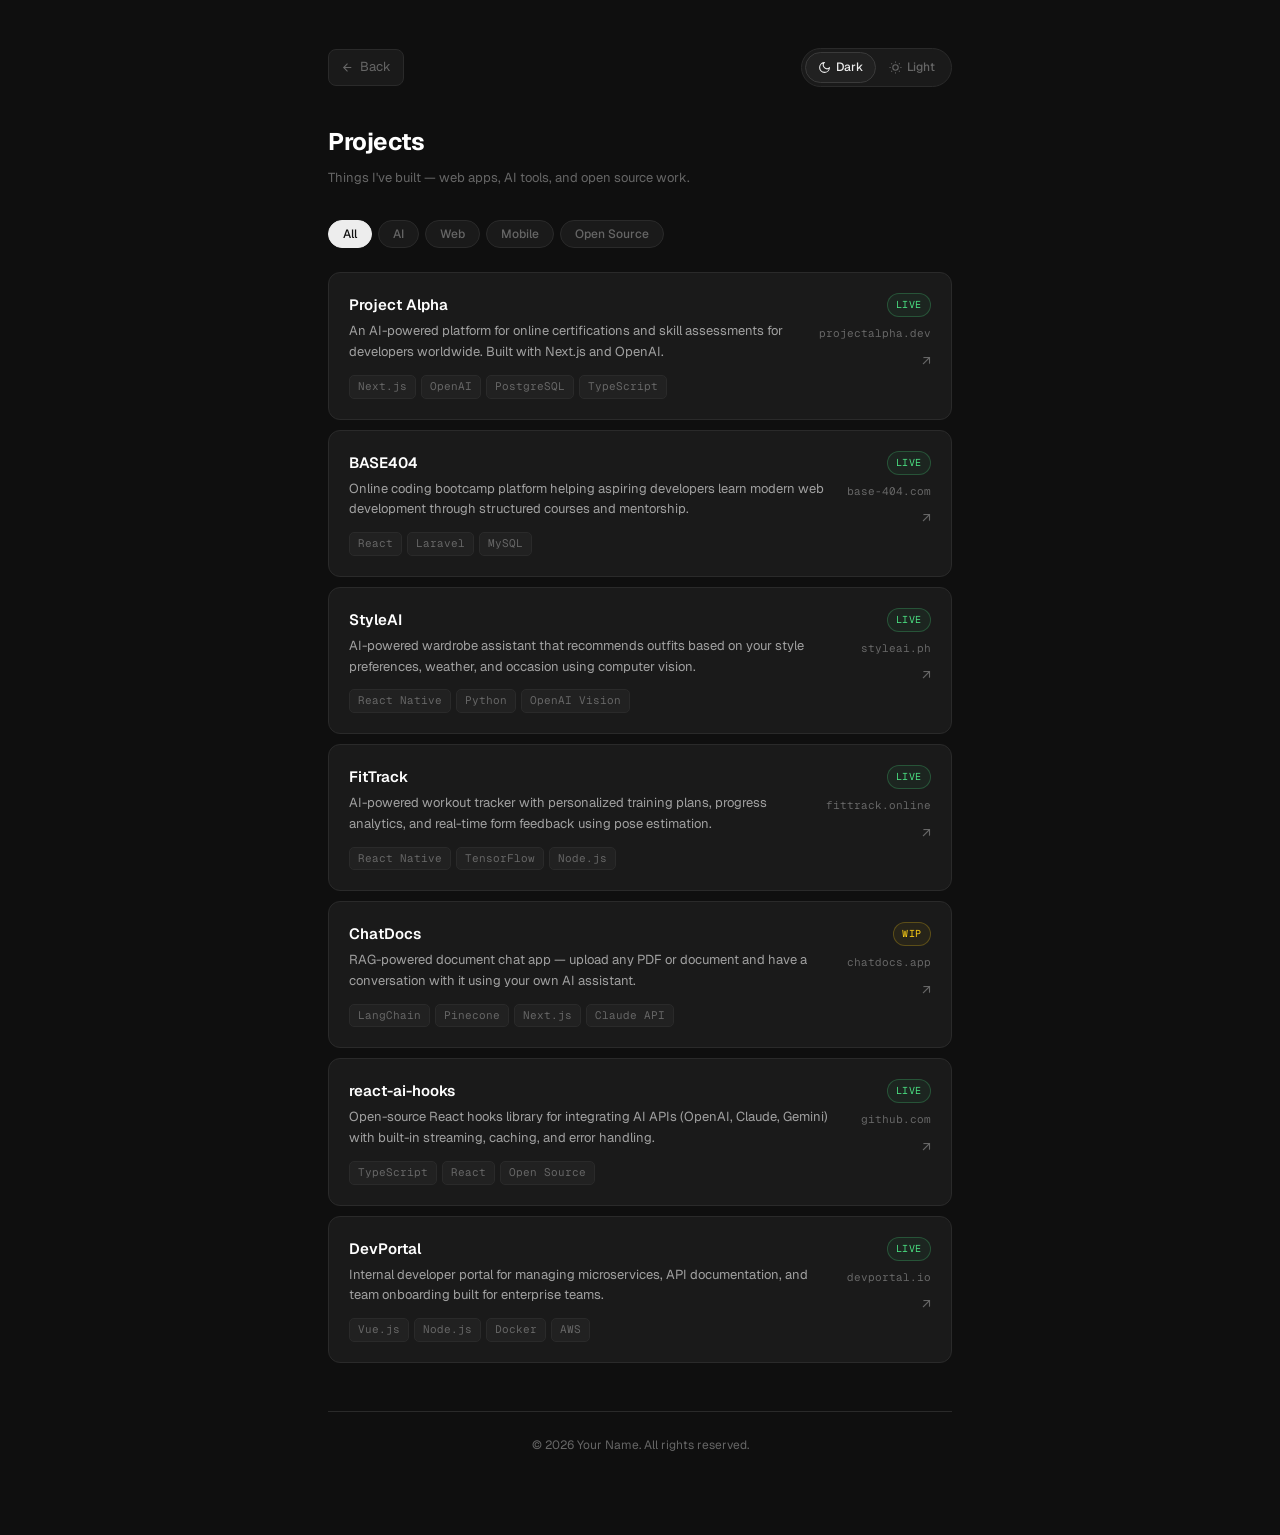
<file: projects.html>
<!DOCTYPE html>
<html lang="en" data-theme="dark">
<head>
<meta charset="UTF-8"/>
<meta name="viewport" content="width=device-width, initial-scale=1.0"/>
<title>Projects — Your Name</title>
<link rel="preconnect" href="https://fonts.googleapis.com">
<link href="https://fonts.googleapis.com/css2?family=Geist:wght@300;400;500;600;700&family=Geist+Mono:wght@300;400;500&display=swap" rel="stylesheet">
<style>
*,*::before,*::after{box-sizing:border-box;margin:0;padding:0}
html{scroll-behavior:smooth}
[data-theme="dark"]{--bg:#0f0f0f;--bg-card:#1a1a1a;--bg-hover:#212121;--border:#2a2a2a;--border-hl:#3a3a3a;--text:#ededed;--text-2:#a1a1a1;--text-3:#666;--white:#ffffff}
[data-theme="light"]{--bg:#f5f5f5;--bg-card:#ffffff;--bg-hover:#f0f0f0;--border:#e0e0e0;--border-hl:#c8c8c8;--text:#111111;--text-2:#555555;--text-3:#999999;--white:#111111}
body{background:var(--bg);color:var(--text);font-family:'Geist',-apple-system,BlinkMacSystemFont,sans-serif;font-size:14px;line-height:1.6;-webkit-font-smoothing:antialiased;transition:background .3s,color .3s}
a{color:inherit;text-decoration:none}
.page{max-width:672px;margin:0 auto;padding:48px 24px 80px}

.topbar{display:flex;justify-content:space-between;align-items:center;margin-bottom:36px}
.back-btn{display:inline-flex;align-items:center;gap:6px;font-size:13px;color:var(--text-3);background:var(--bg-card);border:1px solid var(--border);border-radius:8px;padding:7px 12px;transition:background .15s,border-color .15s,color .15s}
.back-btn:hover{background:var(--bg-hover);border-color:var(--border-hl);color:var(--text)}
.back-btn svg{width:13px;height:13px}
.theme-pill{display:flex;align-items:center;background:var(--bg-card);border:1px solid var(--border);border-radius:100px;padding:3px;cursor:pointer;user-select:none}
.theme-pill:hover{border-color:var(--border-hl)}
.pill-opt{display:flex;align-items:center;gap:5px;padding:5px 12px;border-radius:100px;font-size:12px;font-weight:500;color:var(--text-3);white-space:nowrap}
.pill-opt svg{width:13px;height:13px;flex-shrink:0}
[data-theme="dark"]  .pill-dark {background:var(--bg-hover);color:var(--text);border:1px solid var(--border-hl)}
[data-theme="dark"]  .pill-light{background:transparent;color:var(--text-3);border:1px solid transparent}
[data-theme="light"] .pill-light{background:var(--bg-hover);color:var(--text);border:1px solid var(--border-hl)}
[data-theme="light"] .pill-dark {background:transparent;color:var(--text-3);border:1px solid transparent}

.page-title{font-size:24px;font-weight:700;color:var(--white);letter-spacing:-0.4px;margin-bottom:6px}
.page-sub{font-size:13px;color:var(--text-3);margin-bottom:32px}
.hr{height:1px;background:var(--border);margin:28px 0}

/* Filter tabs */
.filter-row{display:flex;gap:6px;flex-wrap:wrap;margin-bottom:24px}
.filter-btn{font-size:12px;font-weight:500;padding:5px 14px;border-radius:100px;background:var(--bg-card);border:1px solid var(--border);color:var(--text-3);cursor:pointer;transition:background .15s,border-color .15s,color .15s;font-family:inherit}
.filter-btn:hover{background:var(--bg-hover);color:var(--text);border-color:var(--border-hl)}
.filter-btn.active{background:var(--text);color:var(--bg);border-color:var(--text)}

/* Project cards — bigger on this page */
.proj-grid{display:flex;flex-direction:column;gap:10px}
.proj-card{display:flex;justify-content:space-between;align-items:flex-start;gap:16px;background:var(--bg-card);border:1px solid var(--border);border-radius:12px;padding:20px;transition:background .15s,border-color .15s}
.proj-card:hover{background:var(--bg-hover);border-color:var(--border-hl)}
.proj-left{flex:1;min-width:0}
.proj-name{font-size:15px;font-weight:600;color:var(--white);margin-bottom:4px}
.proj-desc{font-size:13px;color:var(--text-2);margin-bottom:12px;line-height:1.6}
.proj-tags{display:flex;flex-wrap:wrap;gap:5px}
.proj-tag{font-size:11px;font-family:'Geist Mono',monospace;color:var(--text-3);background:var(--bg-hover);border:1px solid var(--border);border-radius:5px;padding:2px 8px}
.proj-right{display:flex;flex-direction:column;align-items:flex-end;gap:8px;flex-shrink:0}
.proj-url{font-family:'Geist Mono',monospace;font-size:11px;color:var(--text-3);white-space:nowrap}
.proj-arr{font-size:14px;color:var(--text-3)}
.proj-status{font-size:10px;font-family:'Geist Mono',monospace;text-transform:uppercase;letter-spacing:.06em;padding:3px 8px;border-radius:100px;border:1px solid}
.proj-status.live{color:#4ade80;border-color:rgba(74,222,128,.25);background:rgba(74,222,128,.06)}
.proj-status.wip {color:#facc15;border-color:rgba(250,204,21,.25);background:rgba(250,204,21,.06)}

.footer{margin-top:48px;padding-top:24px;border-top:1px solid var(--border);font-size:12px;color:var(--text-3);text-align:center}

/* filter hide */
.proj-card[data-cat].hidden{display:none}
</style>
</head>
<body>
<div class="page">

  <div class="topbar">
    <a href="javascript:history.back()" class="back-btn">
      <svg viewBox="0 0 24 24" fill="none" stroke="currentColor" stroke-width="2"><path d="M19 12H5M12 5l-7 7 7 7"/></svg>
      Back
    </a>
    <div class="theme-pill" onclick="switchTheme()">
      <div class="pill-opt pill-dark">
        <svg viewBox="0 0 24 24" fill="none" stroke="currentColor" stroke-width="2"><path d="M21 12.79A9 9 0 1 1 11.21 3a7 7 0 0 0 9.79 9.79z"/></svg>
        Dark
      </div>
      <div class="pill-opt pill-light">
        <svg viewBox="0 0 24 24" fill="none" stroke="currentColor" stroke-width="2"><circle cx="12" cy="12" r="5"/><line x1="12" y1="1" x2="12" y2="3"/><line x1="12" y1="21" x2="12" y2="23"/><line x1="4.22" y1="4.22" x2="5.64" y2="5.64"/><line x1="18.36" y1="18.36" x2="19.78" y2="19.78"/><line x1="1" y1="12" x2="3" y2="12"/><line x1="21" y1="12" x2="23" y2="12"/><line x1="4.22" y1="19.78" x2="5.64" y2="18.36"/><line x1="18.36" y1="5.64" x2="19.78" y2="4.22"/></svg>
        Light
      </div>
    </div>
  </div>

  <div class="page-title">Projects</div>
  <div class="page-sub">Things I've built — web apps, AI tools, and open source work.</div>

  <div class="filter-row">
    <button class="filter-btn active" onclick="filter('all', this)">All</button>
    <button class="filter-btn" onclick="filter('ai', this)">AI</button>
    <button class="filter-btn" onclick="filter('web', this)">Web</button>
    <button class="filter-btn" onclick="filter('mobile', this)">Mobile</button>
    <button class="filter-btn" onclick="filter('oss', this)">Open Source</button>
  </div>

  <div class="proj-grid" id="proj-grid">

    <a href="#" class="proj-card" data-cat="ai web">
      <div class="proj-left">
        <div class="proj-name">Project Alpha</div>
        <div class="proj-desc">An AI-powered platform for online certifications and skill assessments for developers worldwide. Built with Next.js and OpenAI.</div>
        <div class="proj-tags"><span class="proj-tag">Next.js</span><span class="proj-tag">OpenAI</span><span class="proj-tag">PostgreSQL</span><span class="proj-tag">TypeScript</span></div>
      </div>
      <div class="proj-right">
        <span class="proj-status live">Live</span>
        <div class="proj-url">projectalpha.dev</div>
        <div class="proj-arr">↗</div>
      </div>
    </a>

    <a href="#" class="proj-card" data-cat="web">
      <div class="proj-left">
        <div class="proj-name">BASE404</div>
        <div class="proj-desc">Online coding bootcamp platform helping aspiring developers learn modern web development through structured courses and mentorship.</div>
        <div class="proj-tags"><span class="proj-tag">React</span><span class="proj-tag">Laravel</span><span class="proj-tag">MySQL</span></div>
      </div>
      <div class="proj-right">
        <span class="proj-status live">Live</span>
        <div class="proj-url">base-404.com</div>
        <div class="proj-arr">↗</div>
      </div>
    </a>

    <a href="#" class="proj-card" data-cat="ai mobile">
      <div class="proj-left">
        <div class="proj-name">StyleAI</div>
        <div class="proj-desc">AI-powered wardrobe assistant that recommends outfits based on your style preferences, weather, and occasion using computer vision.</div>
        <div class="proj-tags"><span class="proj-tag">React Native</span><span class="proj-tag">Python</span><span class="proj-tag">OpenAI Vision</span></div>
      </div>
      <div class="proj-right">
        <span class="proj-status live">Live</span>
        <div class="proj-url">styleai.ph</div>
        <div class="proj-arr">↗</div>
      </div>
    </a>

    <a href="#" class="proj-card" data-cat="ai mobile">
      <div class="proj-left">
        <div class="proj-name">FitTrack</div>
        <div class="proj-desc">AI-powered workout tracker with personalized training plans, progress analytics, and real-time form feedback using pose estimation.</div>
        <div class="proj-tags"><span class="proj-tag">React Native</span><span class="proj-tag">TensorFlow</span><span class="proj-tag">Node.js</span></div>
      </div>
      <div class="proj-right">
        <span class="proj-status live">Live</span>
        <div class="proj-url">fittrack.online</div>
        <div class="proj-arr">↗</div>
      </div>
    </a>

    <a href="#" class="proj-card" data-cat="ai web">
      <div class="proj-left">
        <div class="proj-name">ChatDocs</div>
        <div class="proj-desc">RAG-powered document chat app — upload any PDF or document and have a conversation with it using your own AI assistant.</div>
        <div class="proj-tags"><span class="proj-tag">LangChain</span><span class="proj-tag">Pinecone</span><span class="proj-tag">Next.js</span><span class="proj-tag">Claude API</span></div>
      </div>
      <div class="proj-right">
        <span class="proj-status wip">WIP</span>
        <div class="proj-url">chatdocs.app</div>
        <div class="proj-arr">↗</div>
      </div>
    </a>

    <a href="#" class="proj-card" data-cat="oss">
      <div class="proj-left">
        <div class="proj-name">react-ai-hooks</div>
        <div class="proj-desc">Open-source React hooks library for integrating AI APIs (OpenAI, Claude, Gemini) with built-in streaming, caching, and error handling.</div>
        <div class="proj-tags"><span class="proj-tag">TypeScript</span><span class="proj-tag">React</span><span class="proj-tag">Open Source</span></div>
      </div>
      <div class="proj-right">
        <span class="proj-status live">Live</span>
        <div class="proj-url">github.com</div>
        <div class="proj-arr">↗</div>
      </div>
    </a>

    <a href="#" class="proj-card" data-cat="web">
      <div class="proj-left">
        <div class="proj-name">DevPortal</div>
        <div class="proj-desc">Internal developer portal for managing microservices, API documentation, and team onboarding built for enterprise teams.</div>
        <div class="proj-tags"><span class="proj-tag">Vue.js</span><span class="proj-tag">Node.js</span><span class="proj-tag">Docker</span><span class="proj-tag">AWS</span></div>
      </div>
      <div class="proj-right">
        <span class="proj-status live">Live</span>
        <div class="proj-url">devportal.io</div>
        <div class="proj-arr">↗</div>
      </div>
    </a>

  </div>

  <div class="footer">© 2026 Your Name. All rights reserved.</div>
</div>
<script>
  const html = document.documentElement;
  const saved = localStorage.getItem('theme') || 'dark';
  html.setAttribute('data-theme', saved);
  function switchTheme() {
    const next = html.getAttribute('data-theme') === 'dark' ? 'light' : 'dark';
    html.setAttribute('data-theme', next);
    localStorage.setItem('theme', next);
  }
  window.switchTheme = switchTheme;

  function filter(cat, btn) {
    document.querySelectorAll('.filter-btn').forEach(b => b.classList.remove('active'));
    btn.classList.add('active');
    document.querySelectorAll('.proj-card').forEach(card => {
      const cats = card.dataset.cat || '';
      card.classList.toggle('hidden', cat !== 'all' && !cats.includes(cat));
    });
  }
  window.filter = filter;
</script>
</body>
</html>
</file>
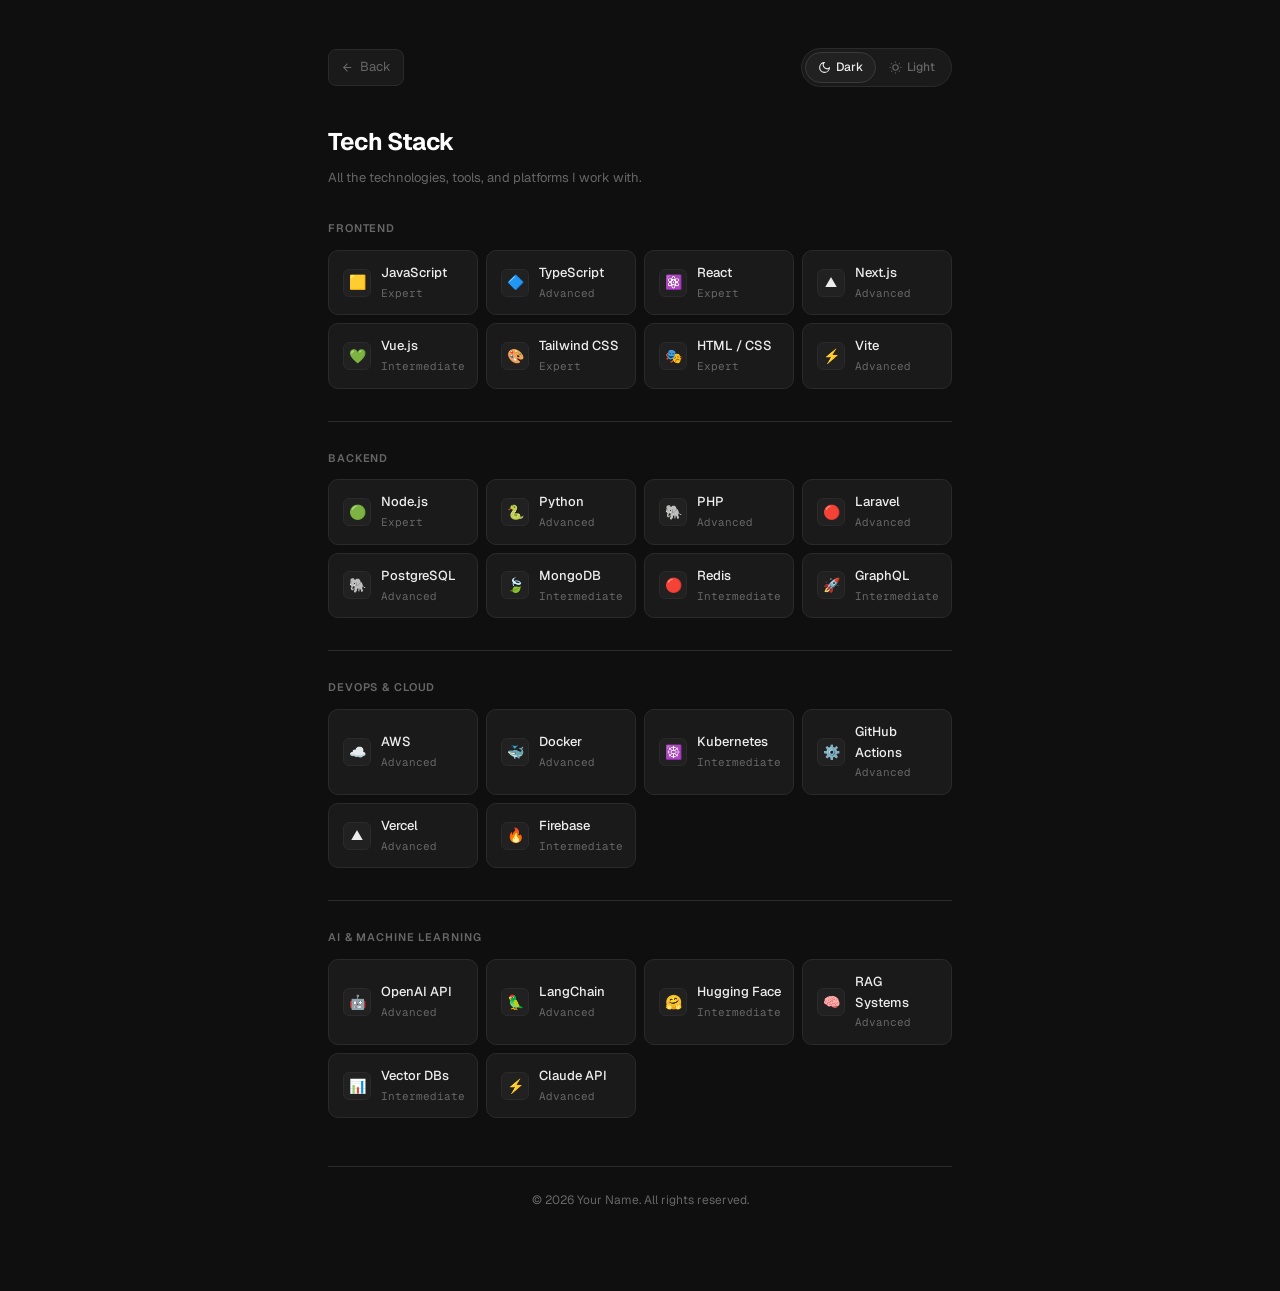
<file: techstack.html>
<!DOCTYPE html>
<html lang="en" data-theme="dark">
<head>
<meta charset="UTF-8"/>
<meta name="viewport" content="width=device-width, initial-scale=1.0"/>
<title>Tech Stack — Your Name</title>
<link rel="preconnect" href="https://fonts.googleapis.com">
<link href="https://fonts.googleapis.com/css2?family=Geist:wght@300;400;500;600;700&family=Geist+Mono:wght@300;400;500&display=swap" rel="stylesheet">
<style>
*,*::before,*::after{box-sizing:border-box;margin:0;padding:0}
html{scroll-behavior:smooth}
[data-theme="dark"]{--bg:#0f0f0f;--bg-card:#1a1a1a;--bg-hover:#212121;--border:#2a2a2a;--border-hl:#3a3a3a;--text:#ededed;--text-2:#a1a1a1;--text-3:#666;--white:#ffffff}
[data-theme="light"]{--bg:#f5f5f5;--bg-card:#ffffff;--bg-hover:#f0f0f0;--border:#e0e0e0;--border-hl:#c8c8c8;--text:#111111;--text-2:#555555;--text-3:#999999;--white:#111111}
body{background:var(--bg);color:var(--text);font-family:'Geist',-apple-system,BlinkMacSystemFont,sans-serif;font-size:14px;line-height:1.6;-webkit-font-smoothing:antialiased;transition:background .3s,color .3s}
a{color:inherit;text-decoration:none}
.page{max-width:672px;margin:0 auto;padding:48px 24px 80px}

.topbar{display:flex;justify-content:space-between;align-items:center;margin-bottom:36px}
.back-btn{display:inline-flex;align-items:center;gap:6px;font-size:13px;color:var(--text-3);background:var(--bg-card);border:1px solid var(--border);border-radius:8px;padding:7px 12px;transition:background .15s,border-color .15s,color .15s}
.back-btn:hover{background:var(--bg-hover);border-color:var(--border-hl);color:var(--text)}
.back-btn svg{width:13px;height:13px}

.theme-pill{display:flex;align-items:center;background:var(--bg-card);border:1px solid var(--border);border-radius:100px;padding:3px;cursor:pointer;user-select:none}
.theme-pill:hover{border-color:var(--border-hl)}
.pill-opt{display:flex;align-items:center;gap:5px;padding:5px 12px;border-radius:100px;font-size:12px;font-weight:500;color:var(--text-3);white-space:nowrap}
.pill-opt svg{width:13px;height:13px;flex-shrink:0}
[data-theme="dark"]  .pill-dark {background:var(--bg-hover);color:var(--text);border:1px solid var(--border-hl)}
[data-theme="dark"]  .pill-light{background:transparent;color:var(--text-3);border:1px solid transparent}
[data-theme="light"] .pill-light{background:var(--bg-hover);color:var(--text);border:1px solid var(--border-hl)}
[data-theme="light"] .pill-dark {background:transparent;color:var(--text-3);border:1px solid transparent}

.page-title{font-size:24px;font-weight:700;color:var(--white);letter-spacing:-0.4px;margin-bottom:6px}
.page-sub{font-size:13px;color:var(--text-3);margin-bottom:32px}
.hr{height:1px;background:var(--border);margin:28px 0}

.sec-label{font-size:13px;font-weight:600;color:var(--text-2);margin-bottom:16px;letter-spacing:.02em}
.stack-group{margin-bottom:32px}
.group-name{font-size:11px;font-weight:600;text-transform:uppercase;letter-spacing:.08em;color:var(--text-3);margin-bottom:12px}

.tech-grid{display:grid;grid-template-columns:repeat(auto-fill,minmax(140px,1fr));gap:8px}
.tech-card{display:flex;align-items:center;gap:10px;background:var(--bg-card);border:1px solid var(--border);border-radius:10px;padding:12px 14px;transition:background .15s,border-color .15s}
.tech-card:hover{background:var(--bg-hover);border-color:var(--border-hl)}
.tech-icon{width:28px;height:28px;border-radius:6px;background:var(--bg-hover);border:1px solid var(--border);display:flex;align-items:center;justify-content:center;font-size:14px;flex-shrink:0}
.tech-name{font-size:13px;font-weight:500;color:var(--text)}
.tech-level{font-size:11px;color:var(--text-3);font-family:'Geist Mono',monospace;margin-top:1px}

.footer{margin-top:48px;padding-top:24px;border-top:1px solid var(--border);font-size:12px;color:var(--text-3);text-align:center}
</style>
</head>
<body>
<div class="page">

  <div class="topbar">
    <a href="javascript:history.back()" class="back-btn">
      <svg viewBox="0 0 24 24" fill="none" stroke="currentColor" stroke-width="2"><path d="M19 12H5M12 5l-7 7 7 7"/></svg>
      Back
    </a>
    <div class="theme-pill" onclick="switchTheme()">
      <div class="pill-opt pill-dark">
        <svg viewBox="0 0 24 24" fill="none" stroke="currentColor" stroke-width="2"><path d="M21 12.79A9 9 0 1 1 11.21 3a7 7 0 0 0 9.79 9.79z"/></svg>
        Dark
      </div>
      <div class="pill-opt pill-light">
        <svg viewBox="0 0 24 24" fill="none" stroke="currentColor" stroke-width="2"><circle cx="12" cy="12" r="5"/><line x1="12" y1="1" x2="12" y2="3"/><line x1="12" y1="21" x2="12" y2="23"/><line x1="4.22" y1="4.22" x2="5.64" y2="5.64"/><line x1="18.36" y1="18.36" x2="19.78" y2="19.78"/><line x1="1" y1="12" x2="3" y2="12"/><line x1="21" y1="12" x2="23" y2="12"/><line x1="4.22" y1="19.78" x2="5.64" y2="18.36"/><line x1="18.36" y1="5.64" x2="19.78" y2="4.22"/></svg>
        Light
      </div>
    </div>
  </div>

  <div class="page-title">Tech Stack</div>
  <div class="page-sub">All the technologies, tools, and platforms I work with.</div>

  <!-- FRONTEND -->
  <div class="stack-group">
    <div class="group-name">Frontend</div>
    <div class="tech-grid">
      <div class="tech-card"><div class="tech-icon">🟨</div><div><div class="tech-name">JavaScript</div><div class="tech-level">Expert</div></div></div>
      <div class="tech-card"><div class="tech-icon">🔷</div><div><div class="tech-name">TypeScript</div><div class="tech-level">Advanced</div></div></div>
      <div class="tech-card"><div class="tech-icon">⚛️</div><div><div class="tech-name">React</div><div class="tech-level">Expert</div></div></div>
      <div class="tech-card"><div class="tech-icon">▲</div><div><div class="tech-name">Next.js</div><div class="tech-level">Advanced</div></div></div>
      <div class="tech-card"><div class="tech-icon">💚</div><div><div class="tech-name">Vue.js</div><div class="tech-level">Intermediate</div></div></div>
      <div class="tech-card"><div class="tech-icon">🎨</div><div><div class="tech-name">Tailwind CSS</div><div class="tech-level">Expert</div></div></div>
      <div class="tech-card"><div class="tech-icon">🎭</div><div><div class="tech-name">HTML / CSS</div><div class="tech-level">Expert</div></div></div>
      <div class="tech-card"><div class="tech-icon">⚡</div><div><div class="tech-name">Vite</div><div class="tech-level">Advanced</div></div></div>
    </div>
  </div>

  <div class="hr"></div>

  <!-- BACKEND -->
  <div class="stack-group">
    <div class="group-name">Backend</div>
    <div class="tech-grid">
      <div class="tech-card"><div class="tech-icon">🟢</div><div><div class="tech-name">Node.js</div><div class="tech-level">Expert</div></div></div>
      <div class="tech-card"><div class="tech-icon">🐍</div><div><div class="tech-name">Python</div><div class="tech-level">Advanced</div></div></div>
      <div class="tech-card"><div class="tech-icon">🐘</div><div><div class="tech-name">PHP</div><div class="tech-level">Advanced</div></div></div>
      <div class="tech-card"><div class="tech-icon">🔴</div><div><div class="tech-name">Laravel</div><div class="tech-level">Advanced</div></div></div>
      <div class="tech-card"><div class="tech-icon">🐘</div><div><div class="tech-name">PostgreSQL</div><div class="tech-level">Advanced</div></div></div>
      <div class="tech-card"><div class="tech-icon">🍃</div><div><div class="tech-name">MongoDB</div><div class="tech-level">Intermediate</div></div></div>
      <div class="tech-card"><div class="tech-icon">🔴</div><div><div class="tech-name">Redis</div><div class="tech-level">Intermediate</div></div></div>
      <div class="tech-card"><div class="tech-icon">🚀</div><div><div class="tech-name">GraphQL</div><div class="tech-level">Intermediate</div></div></div>
    </div>
  </div>

  <div class="hr"></div>

  <!-- DEVOPS & CLOUD -->
  <div class="stack-group">
    <div class="group-name">DevOps &amp; Cloud</div>
    <div class="tech-grid">
      <div class="tech-card"><div class="tech-icon">☁️</div><div><div class="tech-name">AWS</div><div class="tech-level">Advanced</div></div></div>
      <div class="tech-card"><div class="tech-icon">🐳</div><div><div class="tech-name">Docker</div><div class="tech-level">Advanced</div></div></div>
      <div class="tech-card"><div class="tech-icon">☸️</div><div><div class="tech-name">Kubernetes</div><div class="tech-level">Intermediate</div></div></div>
      <div class="tech-card"><div class="tech-icon">⚙️</div><div><div class="tech-name">GitHub Actions</div><div class="tech-level">Advanced</div></div></div>
      <div class="tech-card"><div class="tech-icon">▲</div><div><div class="tech-name">Vercel</div><div class="tech-level">Advanced</div></div></div>
      <div class="tech-card"><div class="tech-icon">🔥</div><div><div class="tech-name">Firebase</div><div class="tech-level">Intermediate</div></div></div>
    </div>
  </div>

  <div class="hr"></div>

  <!-- AI & ML -->
  <div class="stack-group">
    <div class="group-name">AI &amp; Machine Learning</div>
    <div class="tech-grid">
      <div class="tech-card"><div class="tech-icon">🤖</div><div><div class="tech-name">OpenAI API</div><div class="tech-level">Advanced</div></div></div>
      <div class="tech-card"><div class="tech-icon">🦜</div><div><div class="tech-name">LangChain</div><div class="tech-level">Advanced</div></div></div>
      <div class="tech-card"><div class="tech-icon">🤗</div><div><div class="tech-name">Hugging Face</div><div class="tech-level">Intermediate</div></div></div>
      <div class="tech-card"><div class="tech-icon">🧠</div><div><div class="tech-name">RAG Systems</div><div class="tech-level">Advanced</div></div></div>
      <div class="tech-card"><div class="tech-icon">📊</div><div><div class="tech-name">Vector DBs</div><div class="tech-level">Intermediate</div></div></div>
      <div class="tech-card"><div class="tech-icon">⚡</div><div><div class="tech-name">Claude API</div><div class="tech-level">Advanced</div></div></div>
    </div>
  </div>

  <div class="footer">© 2026 Your Name. All rights reserved.</div>
</div>
<script>
  const html = document.documentElement;
  const saved = localStorage.getItem('theme') || 'dark';
  html.setAttribute('data-theme', saved);
  function switchTheme() {
    const next = html.getAttribute('data-theme') === 'dark' ? 'light' : 'dark';
    html.setAttribute('data-theme', next);
    localStorage.setItem('theme', next);
  }
  window.switchTheme = switchTheme;
</script>
</body>
</html>
</file>
